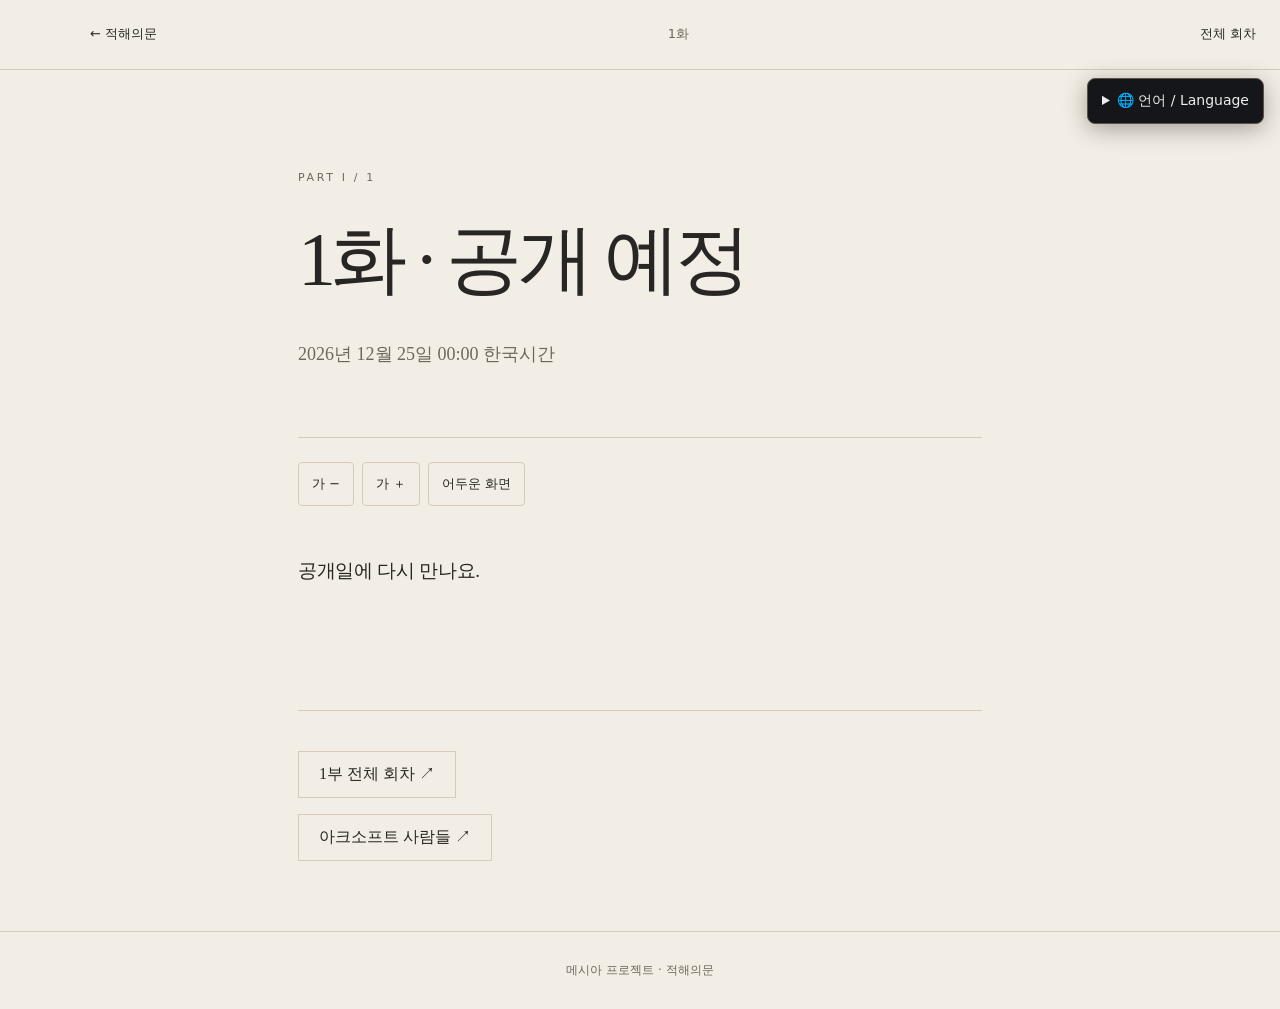
<file: reader.html>
<!doctype html><html lang="ko"><head><meta charset="utf-8"><meta name="viewport" content="width=device-width,initial-scale=1"><meta name="theme-color" content="#f3eee5"><meta name="description" content="메시아 프로젝트 1부를 읽는 공식 읽기 화면. 언어 선택, 글자 크기, 어두운 화면과 이어읽기를 지원합니다."><title>1부 읽기 | 메시아 프로젝트</title><link rel="stylesheet" href="reader.css"><link rel="stylesheet" href="serial.css"></head><body data-reader="true"><a class="skip" href="#chapter">본문으로</a><header class="reader-nav"><a href="index.html">← 적해의문</a><span id="episodeLabel">1부 읽기</span><a href="book.html">전체 회차</a></header><main><div class="chapter-heading"><p id="episodeNumber">PART I</p><h1 id="chapterTitle">이야기를 불러오는 중입니다.</h1><p id="releaseInfo"></p></div><aside class="reading-tools" aria-label="읽기 설정"><button id="smaller" aria-label="글자 작게">가 −</button><button id="larger" aria-label="글자 크게">가 ＋</button><button id="theme" aria-pressed="false">어두운 화면</button><button id="resume" hidden>읽던 곳으로</button><span id="settingStatus" role="status"></span></aside><article id="chapter" aria-busy="true" aria-label="작품 본문"><p role="status">공개 상태를 확인하고 있습니다.</p></article><nav id="chapterNavigation" class="chapter-navigation" aria-label="회차 이동"></nav><section class="reading-end" id="reading-end"><a class="button" href="book.html">1부 전체 회차 ↗</a><a class="button" href="index.html#people">아크소프트 사람들 ↗</a></section><noscript>작품을 읽으려면 자바스크립트를 켜주세요.</noscript></main><footer>메시아 프로젝트 · 적해의문</footer><div class="reading-progress" aria-hidden="true"><i id="progress"></i></div><script src="reader.js" defer></script><script src="languages.js" defer></script></body></html>
</file>
<file: reader.css>
*{box-sizing:border-box}html{scroll-behavior:smooth;scroll-padding-top:100px}body{--paper:#f3eee5;--ink:#282624;--muted:#70675f;--line:#d5cabb;margin:0;background:var(--paper);color:var(--ink);font-family:Georgia,"Noto Serif KR","Malgun Gothic",serif}body.dark{--paper:#17191b;--ink:#e6dfd4;--muted:#b8ada0;--line:#42413e}a{color:inherit;text-underline-offset:5px}button{font:inherit;cursor:pointer;color:inherit;background:transparent;border:1px solid var(--line);border-radius:4px;min-height:44px;padding:8px 13px}button:focus-visible,a:focus-visible{outline:3px solid #a34130;outline-offset:4px}.reader-nav{min-height:70px;padding:12px max(20px,calc((100vw - 1100px)/2));display:flex;gap:18px;align-items:center;justify-content:space-between;border-bottom:1px solid var(--line);font:13px/1.6 system-ui}.reader-nav a{text-decoration:none}.reader-nav span{color:var(--muted)}main{max-width:740px;padding:0 28px;margin:auto}.chapter-heading{padding:90px 0 48px;border-bottom:1px solid var(--line)}.chapter-heading>p:first-child{font:11px system-ui;letter-spacing:.24em;color:var(--muted)}h1{font-size:clamp(42px,9vw,76px);font-weight:400;letter-spacing:-.06em;margin:25px 0}.chapter-heading>p:last-child{font-size:18px;line-height:1.9;color:var(--muted)}.reading-tools{display:flex;gap:8px;flex-wrap:wrap;padding:24px 0 38px;font:13px system-ui}.reading-tools span{width:100%;color:var(--muted)}article{font-size:var(--reading-size,19px);line-height:2;word-break:keep-all;overflow-wrap:anywhere;letter-spacing:-.015em}article p{margin:0 0 1.15em}article code{font-size:.9em;padding:3px 5px}article hr{width:40px;margin:50px auto;border:0;border-top:1px solid var(--line)}.reading-end{margin-top:80px;padding:40px 0 70px;border-top:1px solid var(--line);display:flex;align-items:flex-start;gap:16px;flex-direction:column}.reading-end h2{font-size:28px;font-weight:400;margin:0 0 12px}.reading-end p{color:var(--muted)}.button{border:1px solid var(--line);padding:12px 20px;text-decoration:none;min-height:44px}footer{border-top:1px solid var(--line);padding:30px;text-align:center;font:12px system-ui;color:var(--muted)}.reading-progress{position:fixed;top:0;left:0;right:0;height:3px;pointer-events:none}.reading-progress i{display:block;width:0;height:100%;background:#a34130}.skip{position:fixed;left:12px;top:-80px;background:var(--paper);padding:12px;z-index:10}.skip:focus{top:10px}@media(max-width:560px){main{padding:0 22px}.reader-nav{padding:12px 20px}.reader-nav span{display:none}.chapter-heading{padding:55px 0 30px}article{line-height:1.95}}@media(prefers-reduced-motion:reduce){html{scroll-behavior:auto}}
</file>
<file: serial.css>
.language-panel{position:fixed;right:16px;top:78px;z-index:1001;font:14px/1.6 system-ui;color:#eee;background:#151619;border:1px solid #5d5143;border-radius:8px;max-width:calc(100vw - 32px);box-shadow:0 5px 25px #0005}.language-panel summary{padding:10px 14px;cursor:pointer;min-height:44px}.language-content{width:290px;padding:0 16px 16px}.language-content label{display:block}.language-content select{width:100%;padding:10px;margin:8px 0;background:#fff;color:#111}.language-content p{font-size:12px;color:#ccc}.language-content a{color:#e9c38b}.language-content #google_translate_element{margin:8px 0}.serial-page{background:#0e1013;color:#eee7dc;font:16px/1.7 system-ui;margin:0}.serial-page main{max-width:900px;margin:auto;padding:100px 24px}.serial-page a{color:inherit}.serial-page h1{font:400 clamp(32px,6vw,64px)/1.2 Georgia,serif}.serial-eyebrow{color:#d6a95f;font-size:12px;letter-spacing:.16em}.serial-note{color:#bbb3a6;max-width:650px}.episode-list{list-style:none;padding:0;margin-top:40px}.episode-list li{border-top:1px solid #393735;padding:20px 0;display:flex;justify-content:space-between;gap:16px;align-items:center}.episode-list small{display:block;color:#c5b9a5}.episode-list a,.episode-list button{border:1px solid #8a7150;border-radius:4px;padding:10px 16px;white-space:nowrap;text-decoration:none;background:transparent;color:inherit;font:inherit}.episode-list button:disabled{opacity:.65}.serial-status{padding:18px;border-left:2px solid #d6a95f;background:#ffffff07}.chapter-navigation{display:flex;justify-content:space-between;gap:14px;margin:40px 0}.chapter-navigation a{padding:10px;border:1px solid var(--line)}#chapter[aria-busy=true]{min-height:240px}#chapter p{white-space:pre-wrap}#chapter hr{border:0;border-top:1px solid var(--line);margin:48px 0}.reader-nav{padding-right:24px}body[data-reader=true] .language-panel{top:78px}@media(max-width:600px){.episode-list li{align-items:flex-start}.episode-list a,.episode-list button{font-size:13px;padding:9px}.language-panel{right:12px;top:76px}.serial-page main{padding-top:140px}}
</file>
